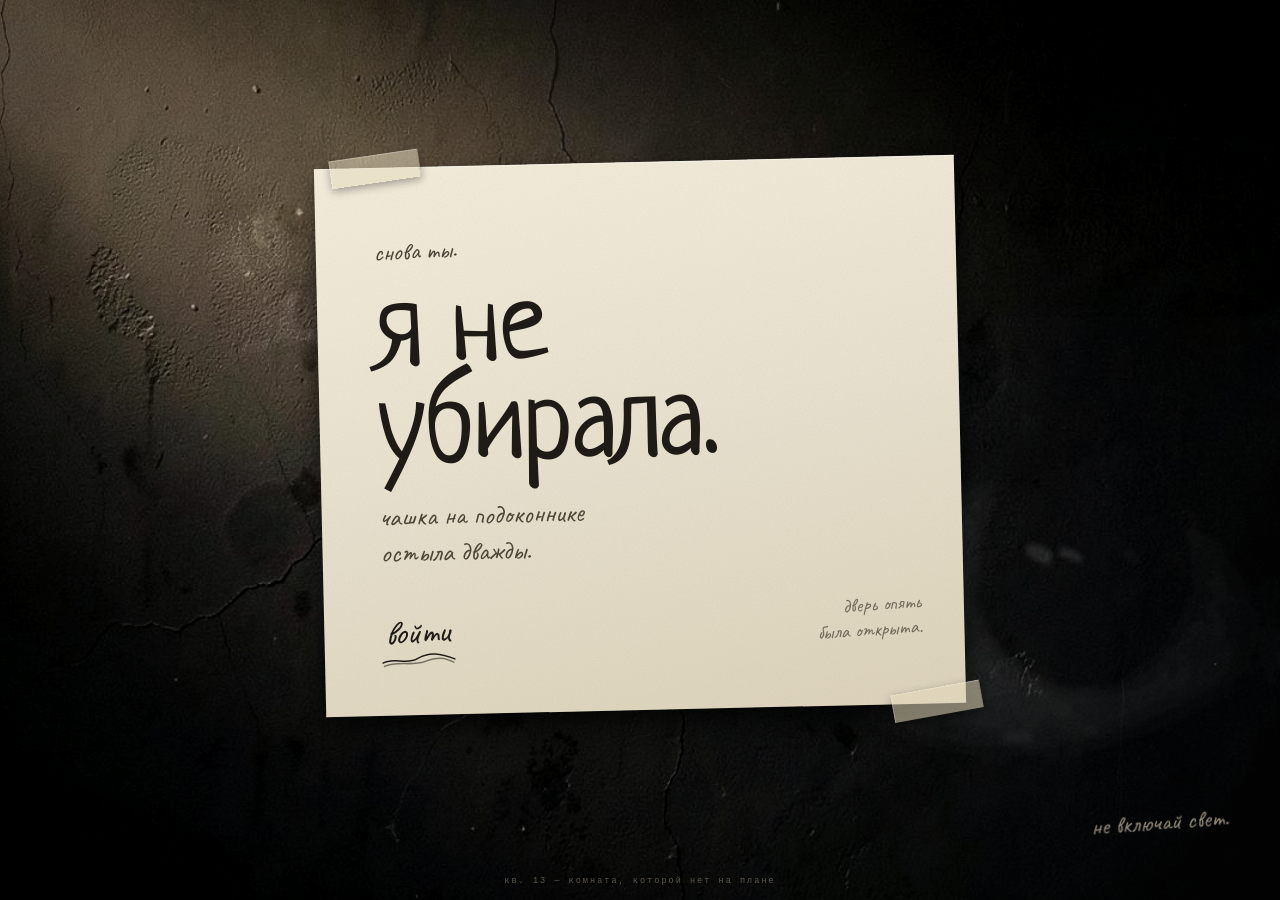
<file: index.html>
<!DOCTYPE html>
<html lang="ru">
<head>
<meta charset="utf-8">
<meta name="viewport" content="width=device-width, initial-scale=1">
<title>artistick</title>
<meta name="description" content="я не убирала.">
<link rel="preconnect" href="https://fonts.googleapis.com">
<link rel="preconnect" href="https://fonts.gstatic.com" crossorigin>
<link href="https://fonts.googleapis.com/css2?family=Caveat:wght@400;500;600&family=Neucha&display=swap" rel="stylesheet">
<link rel="stylesheet" href="assets/css/main.css">
</head>
<body class="page page--door">

<div class="wall" aria-hidden="true"></div>

<!-- ---------- дверь ---------- -->
<div class="view view--door is-active" data-view="door">

  <img class="eye-ghost" src="assets/img/eye.gif" alt="" aria-hidden="true">

  <main class="door">
    <div class="paper door__paper">
      <span class="tape tape--tl" aria-hidden="true"></span>
      <span class="tape tape--br" aria-hidden="true"></span>

      <p class="scrawl scrawl--top">снова ты.</p>

      <h1 class="door__title">я не<br>убирала.</h1>

      <p class="door__lead">чашка на подоконнике<br>остыла дважды.</p>

      <a class="door__enter" href="./" data-enter>
        <span class="door__enter-word">войти</span>
        <svg class="door__stroke" viewBox="0 0 190 14" preserveAspectRatio="none" aria-hidden="true">
          <path d="M3 9 C 30 3, 62 12, 92 6 S 150 2, 187 8"/>
          <path d="M6 12 C 40 7, 76 13, 110 9 S 160 6, 184 11" opacity=".55"/>
        </svg>
      </a>

      <p class="door__scribble">дверь опять<br>была открыта.</p>
    </div>

    <p class="door__aside">не включай свет.</p>
  </main>

  <div class="door__foot">
    <span>кв. 13 — комната, которой нет на плане</span>
  </div>

</div>

<!-- ---------- комната ---------- -->
<div class="view view--room" data-view="room">

  <header class="room-head">
    <p class="room-head__where">комната, которой нет на плане</p>
    <a class="room-head__back" href="./" data-back>← обратно в темноту</a>
  </header>

  <main class="wallspace">

    <p class="whisper whisper--a" aria-hidden="true">я всё ещё<br>здесь</p>
    <p class="whisper whisper--b" aria-hidden="true">ты слышишь?</p>

    <!-- кто здесь -->
    <article class="paper sheet sheet--name">
      <span class="tape tape--tl" aria-hidden="true"></span>
      <span class="tape tape--tr" aria-hidden="true"></span>

      <p class="scrawl scrawl--top">тут живёт</p>
      <h1 class="sheet__name">artistick</h1>
      <p class="sheet__lead">я всё ещё здесь.<br>наверное.</p>
      <p class="typed">@artlstlck</p>
    </article>

    <!-- глаз -->
    <figure class="photo">
      <span class="tape tape--top" aria-hidden="true"></span>
      <img src="assets/img/eye.gif" alt="глаз, который смотрит" width="640" height="640">
      <figcaption>оно моргает, когда я отворачиваюсь</figcaption>
    </figure>

    <!-- вторая записка -->
    <article class="paper sheet sheet--note">
      <span class="tape tape--tl" aria-hidden="true"></span>
      <span class="stain stain--note" aria-hidden="true"></span>

      <p class="scrawl">я выключаю свет,<br>чтобы не видеть,<br>как оно смотрит.</p>
      <p class="scrawl scrawl--red scrawl--aside">но оно не спит.</p>
      <p class="typed typed--foot">написано ночью, без даты</p>
    </article>

    <!-- обрывок -->
    <p class="scrap">если станет тихо —<br>не оборачивайся.</p>

    <!-- телеграм -->
    <article class="paper sheet sheet--contact">
      <span class="tape tape--tl" aria-hidden="true"></span>
      <span class="tape tape--br" aria-hidden="true"></span>

      <p class="scrawl scrawl--top">если ещё помнишь,<br>как звучит мой голос —</p>

      <a class="contact" href="https://t.me/artlstlck" target="_blank" rel="noopener">
        <span class="contact__avatar">
          <img src="assets/img/avatar.jpg" alt="аватар artistick" width="512" height="512" loading="lazy">
        </span>
        <span class="contact__text">
          <span class="contact__name">Telegram</span>
          <span class="contact__at">@artlstlck</span>
        </span>
        <span class="contact__arrow" aria-hidden="true">↗</span>
      </a>

      <p class="typed typed--foot">t.me/artlstlck — я отвечу не сразу</p>
    </article>

    <!-- звук -->
    <aside class="paper sheet sheet--sound">
      <span class="tape tape--top" aria-hidden="true"></span>
      <p class="typed">сейчас играет</p>
      <p class="sound__track">dan salvato —<br>i still love you</p>
      <button class="sound__btn" type="button" data-sound>
        <span data-sound-text>выключить</span>
      </button>
      <p class="sound__note">играет, пока ты не уйдёшь.</p>
    </aside>

    <!-- магазин -->
    <article class="paper sheet sheet--shop">
      <span class="tape tape--tl" aria-hidden="true"></span>
      <span class="tape tape--br" aria-hidden="true"></span>

      <p class="scrawl scrawl--top">если хочешь что-то забрать —</p>

      <a class="contact contact--shop" href="https://t.me/artifizshop" target="_blank" rel="noopener">
        <span class="contact__avatar contact__avatar--logo">
          <img src="assets/img/shop.jpg" alt="логотип artistick" width="640" height="640" loading="lazy">
        </span>
        <span class="contact__text">
          <span class="contact__name">artifizshop</span>
          <span class="contact__at">@artifizshop</span>
        </span>
        <span class="contact__arrow" aria-hidden="true">↗</span>
      </a>

      <p class="typed typed--foot">t.me/artifizshop — то, что не поместилось здесь</p>
    </article>

    <p class="room-foot scrawl">закрой за собой, пожалуйста.</p>

  </main>

</div>

<audio id="track" src="assets/audio/i-still-love-you.mp3" preload="auto" loop playsinline></audio>
<script src="assets/js/sound.js"></script>
</body>
</html>
</file>
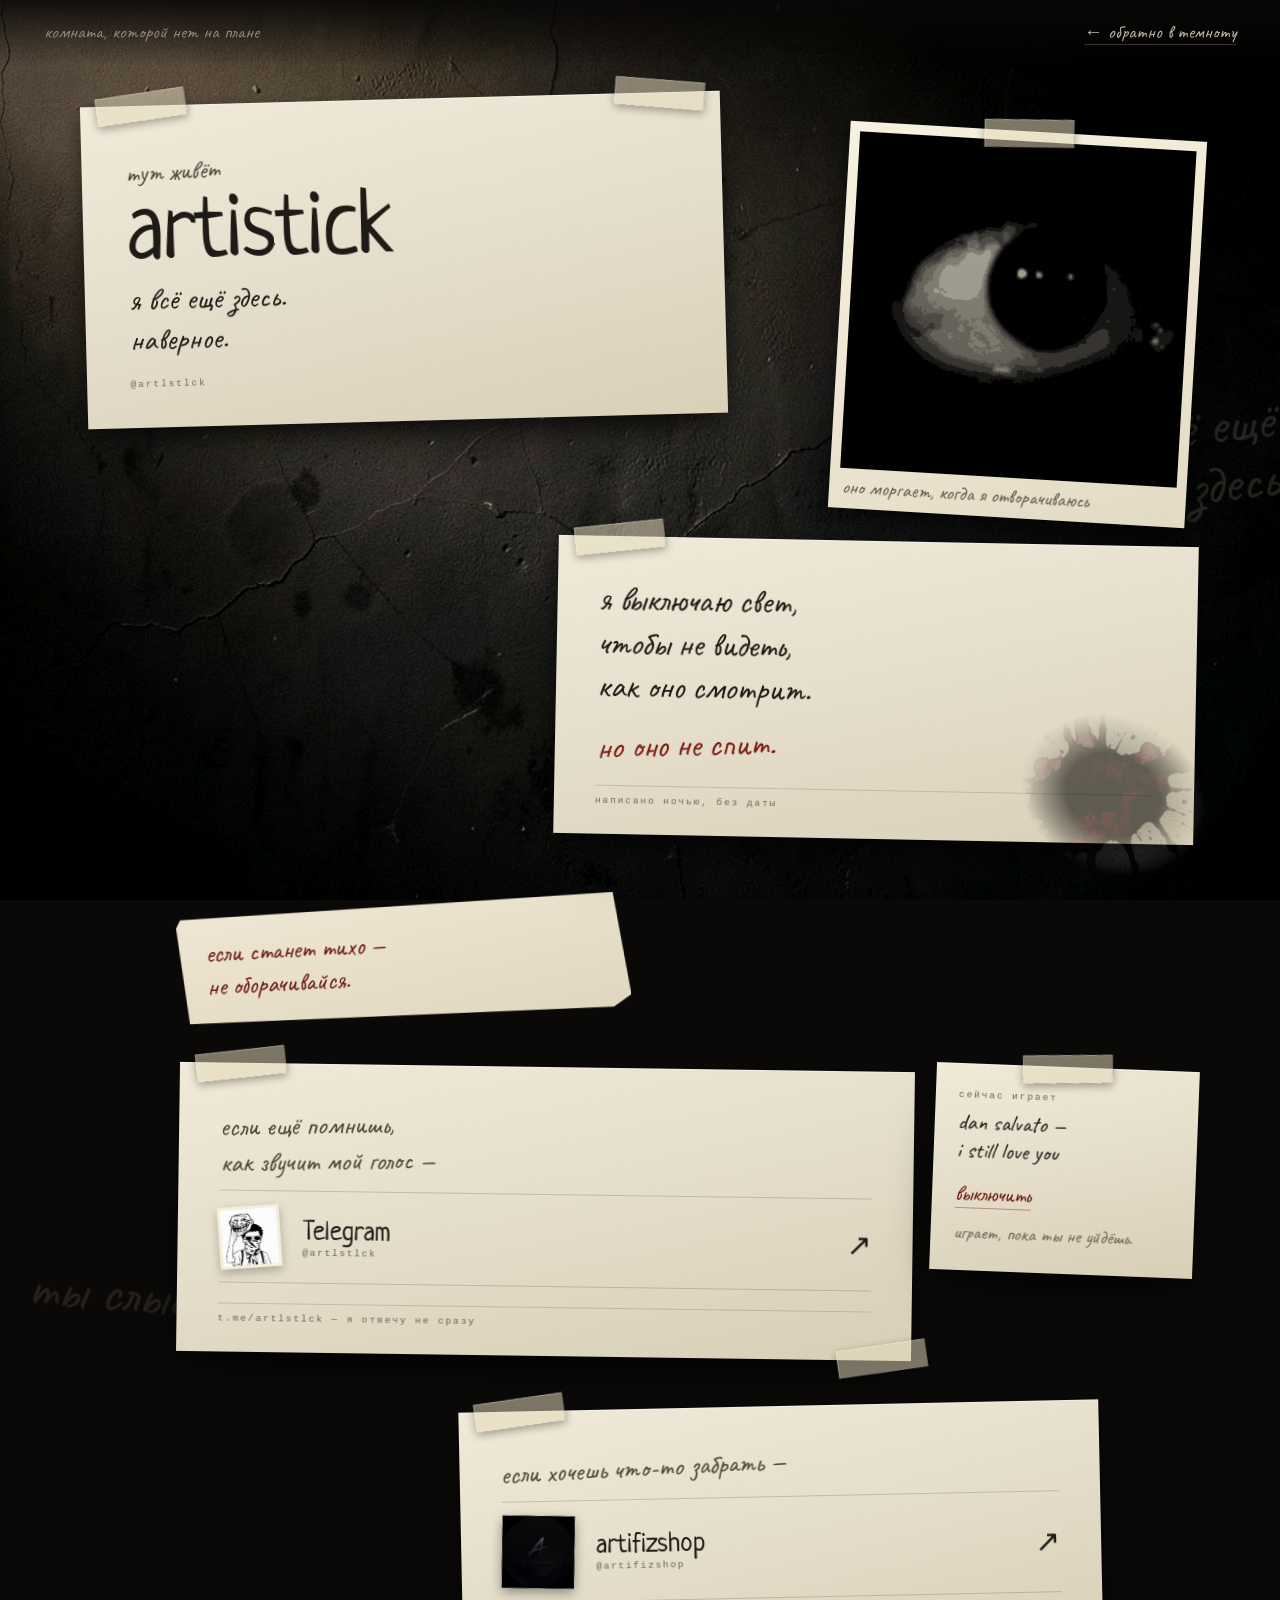
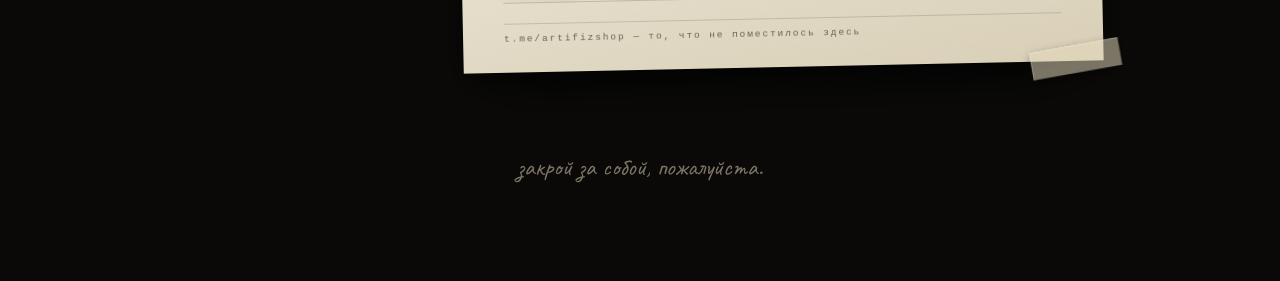
<file: komnata.html>
<!DOCTYPE html>
<html lang="ru">
<head>
<meta charset="utf-8">
<title>artistick — комната</title>
<meta name="robots" content="noindex">
<script>
  try { sessionStorage.setItem('artistick.room', '1'); } catch (e) {}
  location.replace('./');
</script>
</head>
<body></body>
</html>
</file>
<file: assets/css/main.css>
/* =========================================================
   artistick — комната
   ========================================================= */

:root{
  --ink:      #1d1a15;
  --ink-2:    #4b4437;
  --paper:    #e9e2cf;
  --red:      #7a1a16;
  --wall:     #0a0908;

  --hand:  'Caveat', 'Segoe Script', cursive;
  --print: 'Neucha', 'Comic Sans MS', cursive;
  --type:  'Courier New', ui-monospace, monospace;
}

*{ box-sizing:border-box; }

html{ -webkit-text-size-adjust:100%; }

body{
  margin:0;
  background:var(--wall);
  color:#cfc6b4;
  font-family:var(--hand);
  overflow-x:hidden;
}

/* зерно и пыль поверх всего */
body::after{
  content:"";
  position:fixed;
  inset:0;
  z-index:80;
  pointer-events:none;
  opacity:.5;
  mix-blend-mode:overlay;
  background-image:url("data:image/svg+xml,%3Csvg xmlns='http://www.w3.org/2000/svg' width='180' height='180'%3E%3Cfilter id='n'%3E%3CfeTurbulence type='fractalNoise' baseFrequency='.9' numOctaves='3' stitchTiles='stitch'/%3E%3CfeColorMatrix type='saturate' values='0'/%3E%3C/filter%3E%3Crect width='180' height='180' filter='url(%23n)' opacity='.26'/%3E%3C/svg%3E");
}

::selection{ background:rgba(122,26,22,.35); color:#f3ecda; }

a{ color:inherit; }

/* ---------- стена ---------- */

.wall{
  position:fixed;
  inset:0;
  z-index:0;
  pointer-events:none;
  background:#0b0a09 url("../img/wall.jpg") center / cover no-repeat;
  filter:saturate(.72) contrast(1.05);
}
.wall::after{
  content:"";
  position:absolute;
  inset:0;
  background:
    radial-gradient(58% 52% at 40% 26%, rgba(255,205,148,.14), transparent 70%),
    radial-gradient(100% 90% at 50% 42%, transparent 22%, rgba(0,0,0,.86) 100%);
}

/* ---------- бумага ---------- */

.paper{
  position:relative;
  color:var(--ink);
  font-family:var(--hand);
  background:linear-gradient(168deg, #f4eddb 0%, var(--paper) 44%, #dcd2b9 100%);
  box-shadow:
    0 1px 0 rgba(255,255,255,.5) inset,
    0 30px 60px -26px rgba(0,0,0,.95),
    0 8px 20px rgba(0,0,0,.5);
}
.paper::after{
  content:"";
  position:absolute;
  inset:0;
  pointer-events:none;
  opacity:.45;
  mix-blend-mode:multiply;
  background-image:url("data:image/svg+xml,%3Csvg xmlns='http://www.w3.org/2000/svg' width='140' height='140'%3E%3Cfilter id='p'%3E%3CfeTurbulence type='fractalNoise' baseFrequency='.75' numOctaves='3' stitchTiles='stitch'/%3E%3CfeColorMatrix type='saturate' values='0'/%3E%3C/filter%3E%3Crect width='140' height='140' filter='url(%23p)' opacity='.22'/%3E%3C/svg%3E");
}

/* скотч */

.tape{
  position:absolute;
  z-index:3;
  width:clamp(70px,7vw,104px);
  height:clamp(22px,2.2vw,30px);
  background:rgba(228,216,186,.52);
  box-shadow:0 3px 8px rgba(0,0,0,.35), 0 1px 0 rgba(255,255,255,.25) inset;
  border-left:1px solid rgba(255,255,255,.22);
  border-right:1px solid rgba(0,0,0,.10);
}
.tape--tl{ top:-13px; left:16px; transform:rotate(-7deg); }
.tape--tr{ top:-13px; right:16px; transform:rotate(6deg); }
.tape--br{ bottom:-12px; right:-16px; transform:rotate(-9deg); }
.tape--top{ top:-12px; left:50%; transform:translateX(-50%) rotate(-2.5deg); }

/* общие письменные классы */

.scrawl{
  font-family:var(--hand);
  margin:0;
}
.scrawl--top{
  font-size:clamp(19px,2vw,25px);
  color:var(--ink-2);
  margin-bottom:2px;
  transform:rotate(-1.6deg);
}

.typed{
  font-family:var(--type);
  font-size:9.5px;
  letter-spacing:.2em;
  text-transform:lowercase;
  color:#6c6455;
  margin:0;
}

.stain{
  position:absolute;
  pointer-events:none;
  background:url("../img/splatter.jpg") center / cover no-repeat;
  mix-blend-mode:multiply;
  filter:contrast(1.3) saturate(.8) brightness(.62);
  opacity:.58;
  -webkit-mask-image:radial-gradient(closest-side, #000 42%, rgba(0,0,0,.55) 62%, transparent 82%);
          mask-image:radial-gradient(closest-side, #000 42%, rgba(0,0,0,.55) 62%, transparent 82%);
}

/* =========================================================
   СТРАНИЦА 1 — дверь
   ========================================================= */

/* два экрана в одном документе — адрес не меняется */

.view{ display:none; }

.view--door{
  position:relative;
  min-height:100svh;
  flex-direction:column;
  align-items:center;
  justify-content:center;
  padding:clamp(60px,10vh,110px) clamp(16px,4vw,40px) clamp(80px,13vh,130px);
}
.view--door.is-active{ display:flex; }

.eye-ghost{
  position:fixed;
  right:-6vw;
  bottom:-4vh;
  width:min(62vw,620px);
  opacity:.17;
  filter:blur(1.5px) saturate(.3);
  mix-blend-mode:screen;
  pointer-events:none;
  z-index:1;
  animation:breathe 15s ease-in-out infinite;
}
@keyframes breathe{
  0%,100%{ opacity:.12; transform:scale(1); }
  50%    { opacity:.2;  transform:scale(1.03); }
}

.door{
  position:relative;
  z-index:2;
  width:100%;
  display:flex;
  flex-direction:column;
  align-items:center;
}

.door__paper{
  width:min(640px,100%);
  padding:clamp(32px,5.5vw,62px) clamp(24px,5vw,58px) clamp(28px,4.6vw,48px);
  transform:rotate(-1.3deg);
  animation:appear 1.4s cubic-bezier(.22,.61,.36,1) both;
}
@keyframes appear{
  from{ opacity:0; transform:rotate(-3.4deg) translateY(16px); }
}

.door__title{
  font-family:var(--print);
  font-weight:400;
  font-size:clamp(52px,9vw,112px);
  line-height:.88;
  letter-spacing:-.015em;
  margin:clamp(8px,1.4vh,14px) 0 clamp(18px,3vh,30px);
}

.door__lead{
  font-family:var(--hand);
  font-size:clamp(21px,2.4vw,27px);
  line-height:1.35;
  color:var(--ink-2);
  margin:0 0 clamp(24px,4.4vh,42px);
}

.door__enter{
  position:relative;
  display:inline-block;
  padding:0 3px 14px;
  font-family:var(--hand);
  font-size:clamp(26px,3vw,34px);
  color:var(--ink);
  text-decoration:none;
  transform:rotate(-1.2deg);
  transition:color .45s ease;
}
.door__stroke{
  position:absolute;
  left:-2px;
  right:-2px;
  bottom:0;
  width:calc(100% + 4px);
  height:15px;
  overflow:visible;
}
.door__stroke path{
  fill:none;
  stroke:var(--ink);
  stroke-width:1.5;
  stroke-linecap:round;
  transition:stroke .45s ease;
}
.door__enter:hover{ color:var(--red); }
.door__enter:hover .door__stroke path{ stroke:var(--red); }
.door__enter:focus-visible{ outline:1px dashed rgba(29,26,21,.5); outline-offset:6px; }

.door__scribble{
  position:absolute;
  right:clamp(20px,3.6vw,42px);
  bottom:clamp(48px,7vh,74px);
  margin:0;
  text-align:right;
  font-family:var(--hand);
  font-size:clamp(16px,1.7vw,20px);
  line-height:1.24;
  color:#70685a;
  transform:rotate(-2.4deg);
}

.door__aside{
  position:fixed;
  right:clamp(18px,4vw,58px);
  bottom:clamp(28px,7vh,80px);
  z-index:2;
  margin:0;
  font-family:var(--hand);
  font-size:clamp(18px,2vw,24px);
  color:#8f8677;
  transform:rotate(-4deg);
}

.door__foot{
  position:fixed;
  left:0;
  right:0;
  bottom:14px;
  z-index:2;
  text-align:center;
  font-family:var(--type);
  font-size:8.5px;
  letter-spacing:.24em;
  color:#5c554a;
}

/* =========================================================
   СТРАНИЦА 2 — комната
   ========================================================= */

.view--room{
  position:relative;
  padding-top:clamp(58px,8vh,92px);
}
.view--room.is-active{ display:block; }

.room-head{
  position:fixed;
  top:0;
  left:0;
  right:0;
  z-index:40;
  display:flex;
  align-items:baseline;
  justify-content:space-between;
  gap:16px;
  padding:clamp(12px,2.2vh,22px) clamp(16px,4vw,44px);
  font-family:var(--hand);
  font-size:clamp(15px,1.5vw,19px);
  color:#8a8173;
  background:linear-gradient(to bottom, rgba(8,7,6,.88), rgba(8,7,6,0));
}
.room-head__where{ margin:0; }
.room-head__back{
  font-family:var(--hand);
  text-decoration:none;
  color:#bdb3a1;
  white-space:nowrap;
  border-bottom:1px solid rgba(189,179,161,.28);
  transition:color .4s ease, border-color .4s ease;
}
.room-head__back:hover{ color:#f1e9d7; border-color:rgba(241,233,215,.6); }

.wallspace{
  position:relative;
  z-index:2;
  max-width:1200px;
  margin:0 auto;
  padding:clamp(10px,3vh,28px) clamp(16px,4vw,44px) clamp(70px,11vh,110px);
  display:grid;
  grid-template-columns:repeat(12, minmax(0,1fr));
  column-gap:clamp(10px,1.6vw,24px);
  row-gap:clamp(26px,5.5vh,70px);
  align-items:start;
}

.wallspace > *{ animation:fadein 1.5s ease both; }

.whisper{
  position:absolute;
  z-index:0;
  margin:0;
  font-family:var(--hand);
  font-size:clamp(30px,4.4vw,66px);
  line-height:1.05;
  color:#c0b29a;
  opacity:.17;
  pointer-events:none;
  text-align:right;
}
.whisper--a{ top:18%; right:-3%; transform:rotate(-6deg); }
.whisper--b{ top:66%; left:-1%; transform:rotate(4deg); text-align:left; opacity:.14; }
.wallspace > *:nth-child(2){ animation-delay:.14s; }
.wallspace > *:nth-child(3){ animation-delay:.24s; }
.wallspace > *:nth-child(4){ animation-delay:.34s; }
.wallspace > *:nth-child(5){ animation-delay:.44s; }
.wallspace > *:nth-child(6){ animation-delay:.54s; }
@keyframes fadein{ from{ opacity:0; } }

/* --- имя --- */

.sheet--name{
  grid-column:1 / span 7;
  transform:rotate(-1.5deg);
  z-index:3;
  padding:clamp(26px,3.4vw,48px) clamp(24px,3.4vw,48px) clamp(22px,3vw,38px);
}

.sheet__name{
  font-family:var(--print);
  font-weight:400;
  font-size:clamp(46px,7.2vw,92px);
  line-height:.92;
  letter-spacing:-.012em;
  margin:4px 0 10px;
}

.sheet__lead{
  font-family:var(--hand);
  font-size:clamp(23px,2.5vw,31px);
  line-height:1.28;
  margin:0 0 clamp(14px,2.2vh,20px);
  color:var(--ink);
}

/* --- фото --- */

.photo{
  position:relative;
  grid-column:9 / span 4;
  margin:clamp(10px,3.6vh,44px) 0 0;
  padding:10px 10px 4px;
  background:linear-gradient(158deg, #f7f1df, #e3dac3);
  box-shadow:0 26px 44px -20px rgba(0,0,0,.95), 0 4px 12px rgba(0,0,0,.4);
  transform:rotate(3.4deg);
  z-index:4;
}
.photo img{
  display:block;
  width:100%;
  height:auto;
  aspect-ratio:1/1;
  object-fit:cover;
  mix-blend-mode:multiply;
  filter:contrast(1.05);
}
.photo figcaption{
  font-family:var(--hand);
  font-size:clamp(16px,1.6vw,20px);
  line-height:1.2;
  color:#5b5345;
  padding:7px 3px 5px;
}

/* --- записка --- */

.sheet--note{
  grid-column:6 / span 7;
  transform:rotate(1.1deg);
  margin-top:clamp(-52px,-3vh,0px);
  z-index:5;
  padding:clamp(26px,3.2vw,44px) clamp(22px,3.2vw,44px) clamp(18px,2.4vw,28px);
}
.sheet--note .scrawl{
  font-size:clamp(25px,2.7vw,35px);
  line-height:1.26;
}
.scrawl--aside{
  display:inline-block;
  color:var(--red);
  font-size:clamp(23px,2.4vw,30px);
  margin-top:clamp(10px,1.6vh,16px);
  transform:rotate(-2.4deg);
}
.typed--foot{
  margin-top:clamp(14px,2.2vh,22px);
  padding-top:9px;
  border-top:1px solid rgba(29,26,21,.16);
}
.stain--note{
  right:-34px;
  bottom:-46px;
  width:230px;
  height:190px;
  transform:rotate(22deg);
}

/* --- обрывок --- */

.scrap{
  grid-column:2 / span 5;
  margin:clamp(4px,1.6vh,18px) 0 0;
  padding:clamp(16px,2vw,24px) clamp(18px,2.2vw,28px);
  font-family:var(--hand);
  font-size:clamp(19px,2.1vw,26px);
  line-height:1.28;
  color:#6b1a15;
  background:linear-gradient(170deg, #efe7d4, #e1d7bf);
  box-shadow:0 16px 26px -16px rgba(0,0,0,.9);
  transform:rotate(-3deg);
  clip-path:polygon(1% 5%, 97% 0, 100% 90%, 96% 100%, 2% 96%, 0 12%);
  z-index:3;
}

/* --- контакты --- */

.sheet--contact{
  grid-column:2 / span 8;
  transform:rotate(.8deg);
  z-index:3;
  padding:clamp(22px,3vw,38px) clamp(22px,3.2vw,42px) clamp(18px,2.4vw,28px);
}
.sheet--contact > .scrawl{
  font-size:clamp(21px,2.2vw,27px);
  line-height:1.32;
  margin-bottom:clamp(12px,2vh,20px);
}

.contact{
  display:flex;
  align-items:center;
  gap:clamp(12px,1.8vw,22px);
  padding:clamp(10px,1.6vh,16px) 0;
  border-top:1px solid rgba(29,26,21,.18);
  border-bottom:1px solid rgba(29,26,21,.18);
  text-decoration:none;
  color:var(--ink);
  transition:color .4s ease;
}
.contact__avatar{
  flex:none;
  width:clamp(48px,5vw,62px);
  height:clamp(48px,5vw,62px);
  padding:3px;
  background:#f7f1df;
  box-shadow:0 4px 10px rgba(0,0,0,.25);
  transform:rotate(-5deg);
  transition:transform .5s cubic-bezier(.22,.61,.36,1);
}
.contact__avatar img{
  width:100%;
  height:100%;
  object-fit:cover;
  filter:grayscale(1) contrast(1.1);
}
.contact__text{ display:flex; flex-direction:column; gap:3px; min-width:0; }
.contact__name{ font-family:var(--print); font-size:clamp(22px,2.2vw,28px); line-height:1; }
.contact__at{ font-family:var(--type); font-size:9.5px; letter-spacing:.18em; color:#6c6455; }
.contact__arrow{
  margin-left:auto;
  font-family:var(--hand);
  font-size:clamp(22px,2.4vw,30px);
  transition:transform .45s cubic-bezier(.22,.61,.36,1);
}
.contact:hover{ color:var(--red); }
.contact:hover .contact__avatar{ transform:rotate(2deg) scale(1.05); }
.contact:hover .contact__arrow{ transform:translate(3px,-3px); }

/* --- магазин --- */

.sheet--shop{
  grid-column:5 / span 7;
  transform:rotate(-1.2deg);
  z-index:3;
  padding:clamp(22px,3vw,38px) clamp(22px,3.2vw,42px) clamp(18px,2.4vw,28px);
}
.sheet--shop > .scrawl{
  font-size:clamp(21px,2.2vw,27px);
  margin-bottom:clamp(12px,2vh,20px);
}
.contact__avatar--logo{
  width:clamp(56px,5.6vw,72px);
  height:clamp(56px,5.6vw,72px);
  background:#0d0c0b;
  padding:0;
  overflow:hidden;
  box-shadow:0 4px 12px rgba(0,0,0,.4);
  transform:rotate(2deg);
}
.contact__avatar--logo img{
  filter:none;
  transform:scale(1.02);
}
.contact--shop:hover .contact__avatar--logo{ transform:rotate(-2deg) scale(1.04); }

/* --- звук --- */

.sheet--sound{
  grid-column:10 / span 3;
  align-self:start;
  transform:rotate(2.2deg);
  z-index:4;
  padding:clamp(18px,2vw,26px) clamp(16px,1.8vw,24px);
}
.sound__track{
  font-family:var(--hand);
  font-size:clamp(19px,1.8vw,24px);
  line-height:1.24;
  color:var(--ink);
  margin:8px 0 14px;
}
.sound__btn{
  appearance:none;
  background:none;
  border:0;
  border-bottom:1px solid rgba(107,26,21,.4);
  padding:0;
  font-family:var(--hand);
  font-size:clamp(18px,1.7vw,22px);
  color:#6b1a15;
  cursor:pointer;
  transition:opacity .3s ease;
}
.sound__btn:hover{ opacity:.6; }

.sound__note{
  font-family:var(--hand);
  font-size:clamp(16px,1.5vw,19px);
  line-height:1.3;
  color:#6c6455;
  margin:12px 0 0;
}

.room-foot{
  grid-column:1 / -1;
  text-align:center;
  font-size:clamp(19px,1.9vw,25px);
  color:#7d7466;
  margin-top:clamp(18px,4vh,42px);
}

/* =========================================================
   адаптив
   ========================================================= */

@media (max-width:900px){
  .wallspace{
    grid-template-columns:minmax(0,1fr);
    row-gap:clamp(18px,3vh,30px);
  }
  .sheet--name,
  .photo,
  .sheet--note,
  .scrap,
  .sheet--contact,
  .sheet--shop,
  .sheet--sound{
    grid-column:1 / -1;
    margin-top:0;
  }
  .sheet--name{ transform:rotate(-.8deg); }
  .photo{ transform:rotate(2.2deg); max-width:330px; justify-self:center; }
  .sheet--note{ transform:rotate(.7deg); }
  .scrap{ transform:rotate(-2deg); }
  .sheet--contact{ transform:rotate(.4deg); }
  .sheet--shop{ transform:rotate(-.6deg); }
  .sheet--sound{ transform:rotate(1.6deg); max-width:330px; }
  .stain--note{ width:150px; height:130px; right:-18px; bottom:-26px; }
}

@media (max-width:640px){
  .door__aside{
    position:static;
    margin:clamp(22px,4vh,34px) 0 0;
    align-self:flex-end;
  }
  .door__scribble{ display:none; }
  .door__title{ font-size:clamp(56px,15vw,112px); }
  .eye-ghost{ width:min(84vw,440px); right:-16vw; bottom:0; opacity:.13; }
  .door__foot{ position:static; margin-top:clamp(20px,4vh,36px); font-size:8px; letter-spacing:.16em; }
  .view--door{ padding-bottom:clamp(30px,6vh,60px); }
  .room-head__where{ font-size:13px; }
  .room-head__back{ font-size:14px; }
  .sheet--note{ margin-top:0; }
  .photo{ max-width:280px; }
  .sheet--sound{ max-width:none; }
}

@media (prefers-reduced-motion:reduce){
  *{ animation-duration:.01ms !important; animation-iteration-count:1 !important; transition-duration:.01ms !important; }
}
</file>
